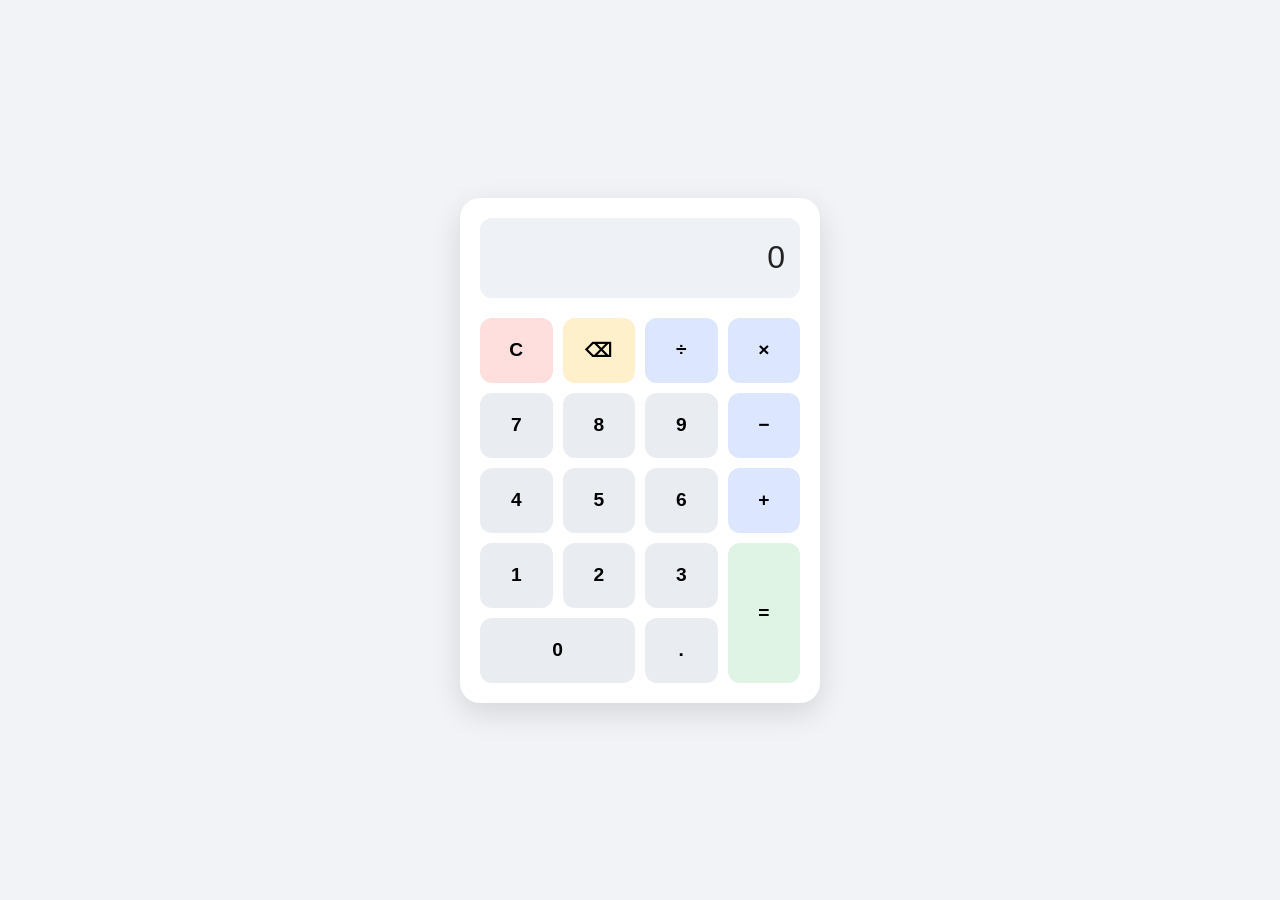
<file: WebDev-L2-Calculator/index.html>
<!DOCTYPE html>
<html lang="en">
<head>
    <meta charset="UTF-8">
    <meta name="viewport" content="width=device-width, initial-scale=1.0">

    <title>Calculator | OIBSIP</title>

    <link rel="stylesheet" href="style.css">
</head>

<body>

    <main class="calculator-container">

        <div class="calculator">

            <!-- Display -->
            <div class="display-container">
                <input
                    type="text"
                    id="display"
                    class="display"
                    value="0"
                    readonly
                    aria-label="Calculator display"
                >
            </div>

            <!-- Buttons -->
            <div class="buttons">

                <button class="btn clear" data-action="clear">C</button>
                <button class="btn backspace" data-action="backspace">⌫</button>
                <button class="btn operator" data-operator="/">÷</button>
                <button class="btn operator" data-operator="*">×</button>

                <button class="btn number" data-number="7">7</button>
                <button class="btn number" data-number="8">8</button>
                <button class="btn number" data-number="9">9</button>
                <button class="btn operator" data-operator="-">−</button>

                <button class="btn number" data-number="4">4</button>
                <button class="btn number" data-number="5">5</button>
                <button class="btn number" data-number="6">6</button>
                <button class="btn operator" data-operator="+">+</button>

                <button class="btn number" data-number="1">1</button>
                <button class="btn number" data-number="2">2</button>
                <button class="btn number" data-number="3">3</button>
                <button class="btn equals" data-action="calculate">=</button>

                <button class="btn number zero" data-number="0">0</button>
                <button class="btn decimal" data-number=".">.</button>

            </div>

        </div>

    </main>

    <script src="script.js"></script>

</body>
</html>
</file>
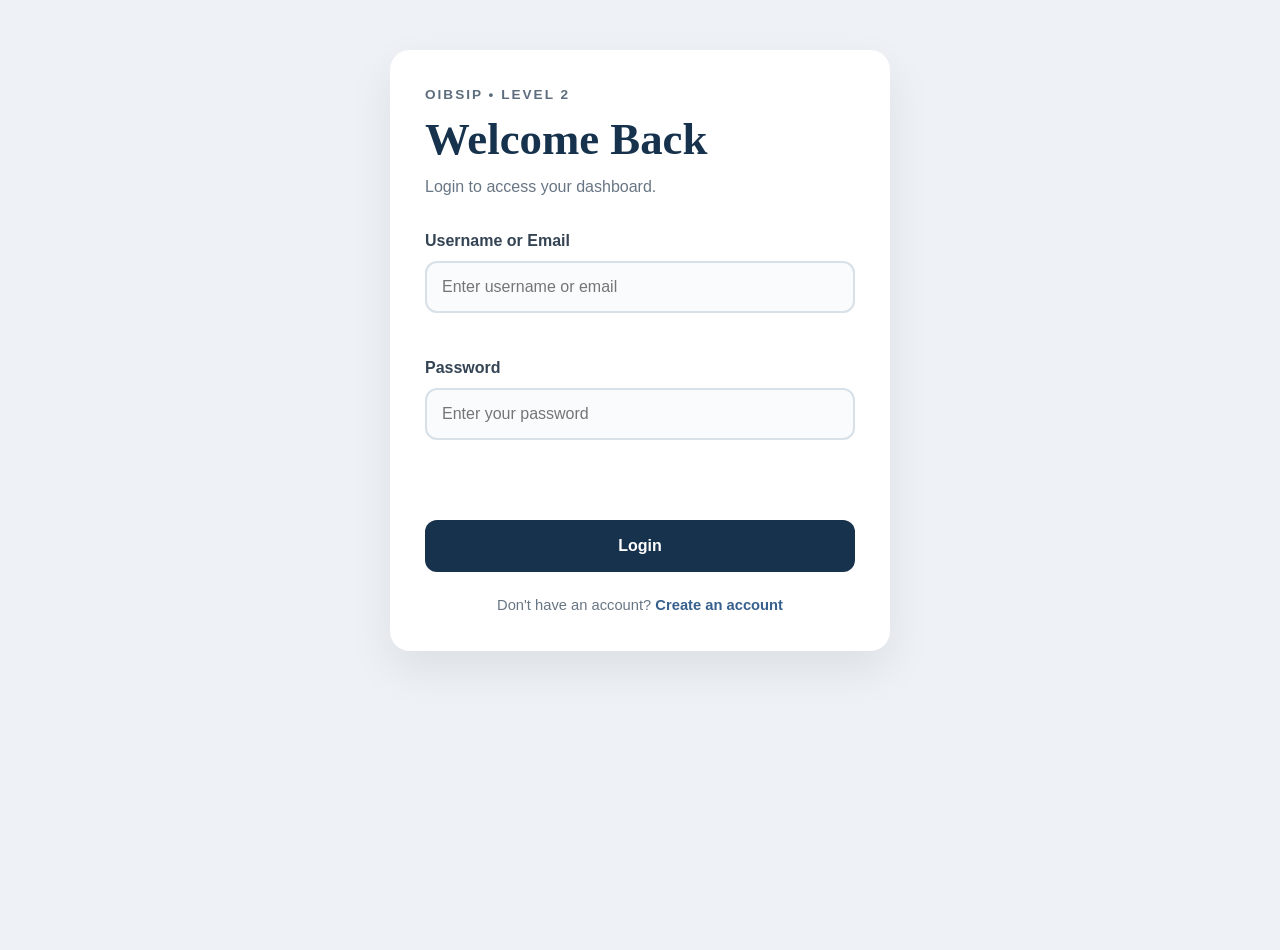
<file: WebDev-L2-LoginAuthentication/index.html>
<!DOCTYPE html>
<html lang="en">
<head>
    <meta charset="UTF-8">
    <meta name="viewport" content="width=device-width, initial-scale=1.0">
    <title>Login | OIBSIP</title>
    <link rel="stylesheet" href="style.css">
</head>
<body>

    <main class="auth-container">
        <section class="auth-card">
            <div class="auth-header">
                <p class="eyebrow">OIBSIP • Level 2</p>
                <h1>Welcome Back</h1>
                <p>Login to access your dashboard.</p>
            </div>

            <form id="loginForm" novalidate>
                <div class="form-group">
                    <label for="loginIdentifier">Username or Email</label>
                    <input
                        type="text"
                        id="loginIdentifier"
                        name="loginIdentifier"
                        placeholder="Enter username or email"
                        autocomplete="username"
                        required
                    >
                    <small class="error-message" id="loginIdentifierError"></small>
                </div>

                <div class="form-group">
                    <label for="loginPassword">Password</label>
                    <input
                        type="password"
                        id="loginPassword"
                        name="loginPassword"
                        placeholder="Enter your password"
                        autocomplete="current-password"
                        required
                    >
                    <small class="error-message" id="loginPasswordError"></small>
                </div>

                <p class="form-message" id="loginMessage"></p>

                <button type="submit" class="primary-btn">
                    Login
                </button>
            </form>

            <p class="switch-page">
                Don't have an account?
                <a href="register.html">Create an account</a>
            </p>
        </section>
    </main>

    <script src="script.js"></script>
</body>
</html>
</file>
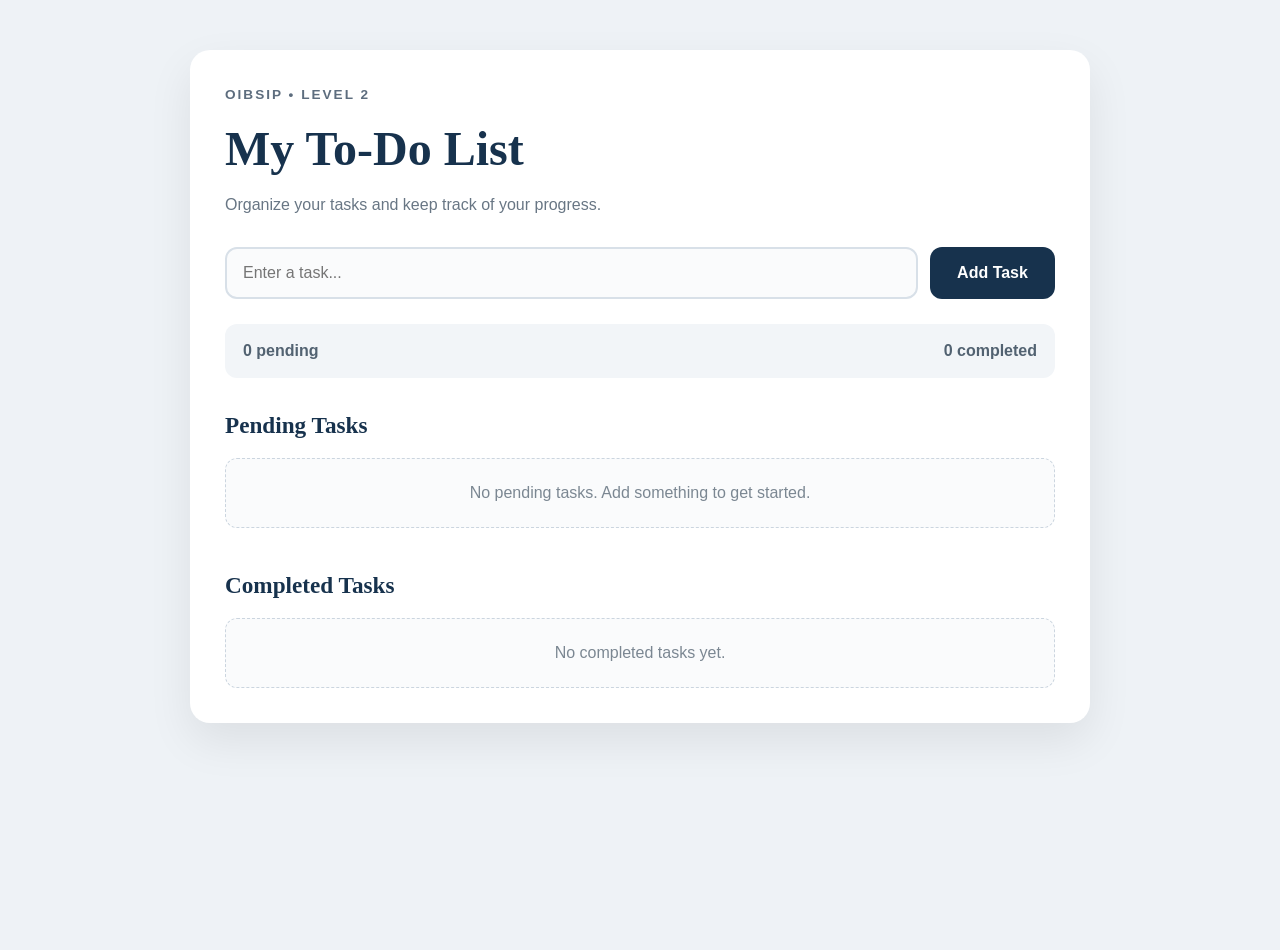
<file: WebDev-L2-ToDoApp/index.html>
<!DOCTYPE html>
<html lang="en">
<head>
    <meta charset="UTF-8">
    <meta name="viewport" content="width=device-width, initial-scale=1.0">
    <title>To-Do App | OIBSIP</title>
    <link rel="stylesheet" href="style.css">
</head>
<body>

    <main class="app-container">
        <section class="todo-app">
            <header class="app-header">
                <p class="eyebrow">OIBSIP • Level 2</p>
                <h1>My To-Do List</h1>
                <p class="subtitle">
                    Organize your tasks and keep track of your progress.
                </p>
            </header>

            <form class="task-form" id="taskForm">
                <input
                    type="text"
                    id="taskInput"
                    placeholder="Enter a task..."
                    autocomplete="off"
                    maxlength="120"
                >
                <button type="submit" class="add-btn">Add Task</button>
            </form>

            <div class="task-summary">
                <span id="pendingCount">0 pending</span>
                <span id="completedCount">0 completed</span>
            </div>

            <section class="task-section">
                <h2>Pending Tasks</h2>
                <div id="pendingTasks" class="task-list">
                    <p class="empty-message" id="pendingEmpty">
                        No pending tasks. Add something to get started.
                    </p>
                </div>
            </section>

            <section class="task-section completed-section">
                <h2>Completed Tasks</h2>
                <div id="completedTasks" class="task-list">
                    <p class="empty-message" id="completedEmpty">
                        No completed tasks yet.
                    </p>
                </div>
            </section>
        </section>
    </main>

    <script src="script.js"></script>
</body>
</html>
</file>
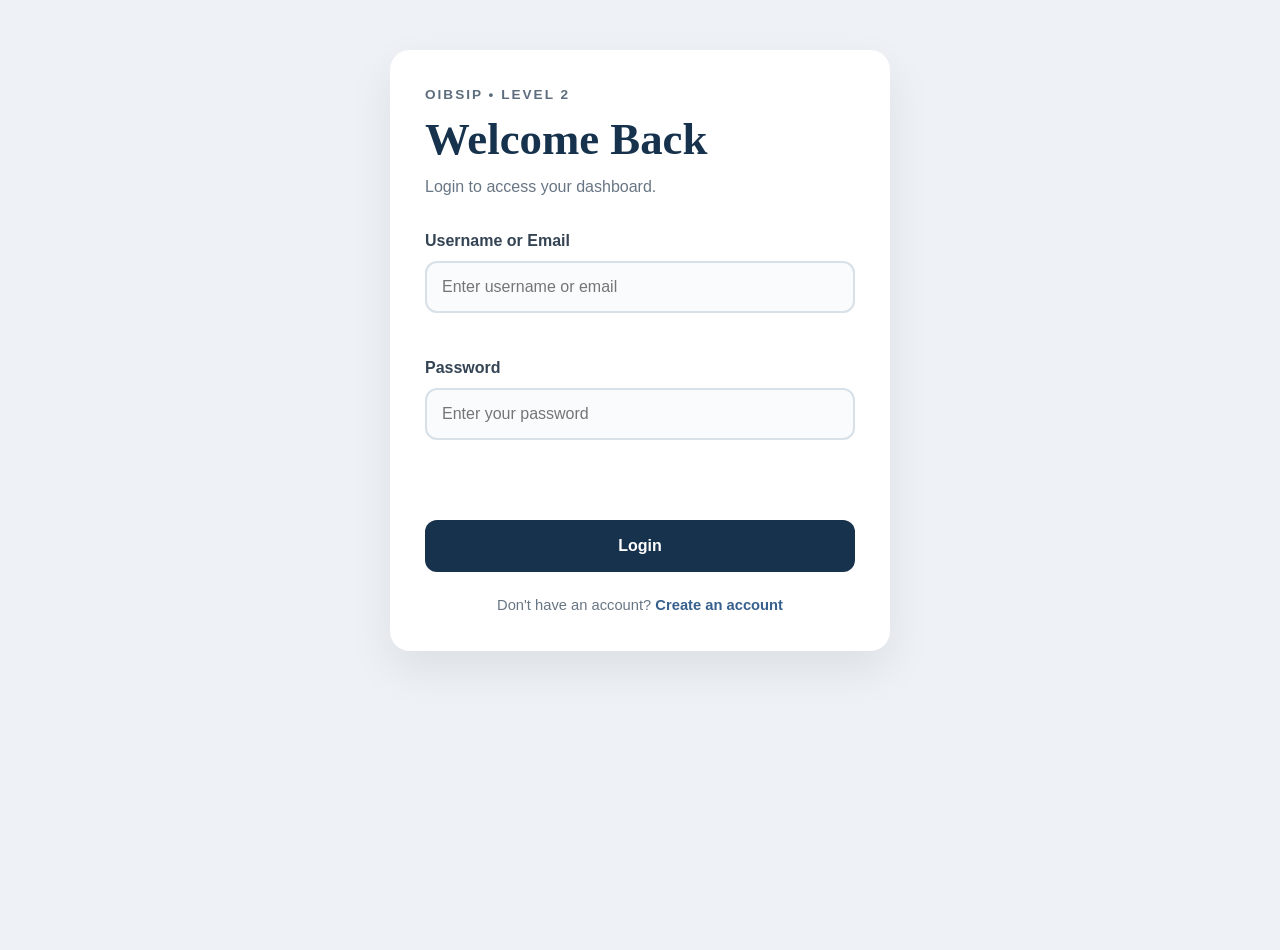
<file: WebDev-L2-LoginAuthentication/dashboard.html>
<!DOCTYPE html>
<html lang="en">
<head>
    <meta charset="UTF-8">
    <meta name="viewport" content="width=device-width, initial-scale=1.0">
    <title>Dashboard | OIBSIP</title>
    <link rel="stylesheet" href="style.css">
</head>
<body>

    <main class="dashboard-container">
        <section class="dashboard-card">
            <div class="dashboard-header">
                <p class="eyebrow">OIBSIP • Level 2</p>
                <h1>Welcome to Your Dashboard</h1>
                <p id="welcomeMessage">
                    You have successfully logged in.
                </p>
            </div>

            <div class="dashboard-content">
                <div class="info-box">
                    <span class="info-label">Username</span>
                    <strong id="dashboardUsername">User</strong>
                </div>

                <div class="info-box">
                    <span class="info-label">Email</span>
                    <strong id="dashboardEmail">user@example.com</strong>
                </div>

                <div class="info-box">
                    <span class="info-label">Account Status</span>
                    <strong>Authenticated</strong>
                </div>
            </div>

            <button type="button" id="logoutBtn" class="logout-btn">
                Logout
            </button>
        </section>
    </main>

    <script src="script.js"></script>
</body>
</html>
</file>
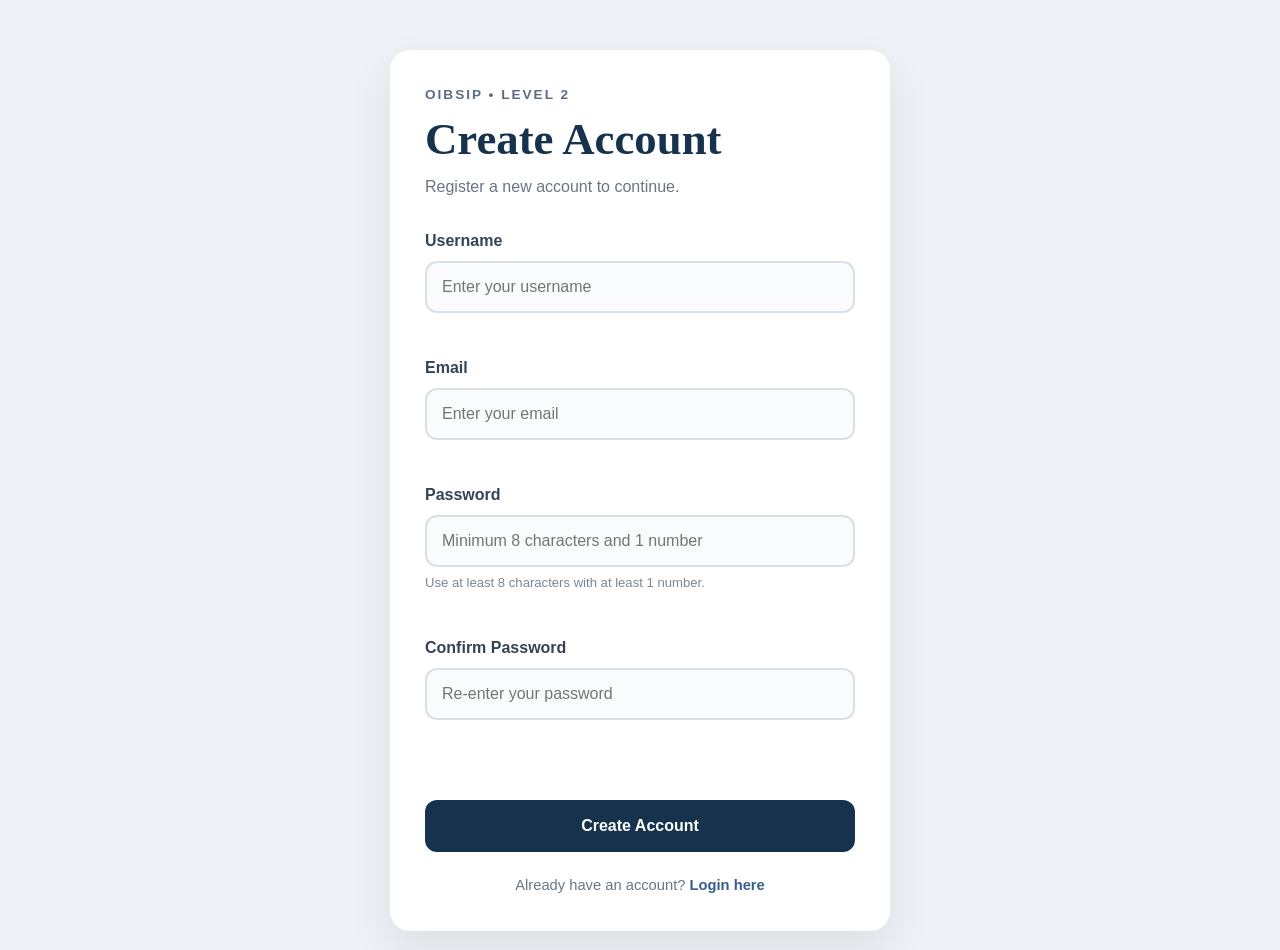
<file: WebDev-L2-LoginAuthentication/register.html>
<!DOCTYPE html>
<html lang="en">
<head>
    <meta charset="UTF-8">
    <meta name="viewport" content="width=device-width, initial-scale=1.0">
    <title>Create Account | OIBSIP</title>
    <link rel="stylesheet" href="style.css">
</head>
<body>

    <main class="auth-container">
        <section class="auth-card">
            <div class="auth-header">
                <p class="eyebrow">OIBSIP • Level 2</p>
                <h1>Create Account</h1>
                <p>Register a new account to continue.</p>
            </div>

            <form id="registerForm" novalidate>

                <div class="form-group">
                    <label for="registerUsername">Username</label>
                    <input
                        type="text"
                        id="registerUsername"
                        name="username"
                        placeholder="Enter your username"
                        autocomplete="username"
                        required
                    >
                    <small class="error-message" id="usernameError"></small>
                </div>

                <div class="form-group">
                    <label for="registerEmail">Email</label>
                    <input
                        type="email"
                        id="registerEmail"
                        name="email"
                        placeholder="Enter your email"
                        autocomplete="email"
                        required
                    >
                    <small class="error-message" id="emailError"></small>
                </div>

                <div class="form-group">
                    <label for="registerPassword">Password</label>
                    <input
                        type="password"
                        id="registerPassword"
                        name="password"
                        placeholder="Minimum 8 characters and 1 number"
                        autocomplete="new-password"
                        required
                    >
                    <small class="password-hint">
                        Use at least 8 characters with at least 1 number.
                    </small>
                    <small class="error-message" id="passwordError"></small>
                </div>

                <div class="form-group">
                    <label for="confirmPassword">Confirm Password</label>
                    <input
                        type="password"
                        id="confirmPassword"
                        name="confirmPassword"
                        placeholder="Re-enter your password"
                        autocomplete="new-password"
                        required
                    >
                    <small class="error-message" id="confirmPasswordError"></small>
                </div>

                <p class="form-message" id="registerMessage"></p>

                <button type="submit" class="primary-btn">
                    Create Account
                </button>
            </form>

            <p class="switch-page">
                Already have an account?
                <a href="index.html">Login here</a>
            </p>
        </section>
    </main>

    <script src="script.js"></script>
</body>
</html>
</file>
<file: WebDev-L2-Calculator/style.css>
/* Global Styles */


* {
    margin: 0;
    padding: 0;
    box-sizing: border-box;
}

body {
    min-height: 100vh;

    display: flex;
    justify-content: center;
    align-items: center;

    font-family: Arial, sans-serif;

    background: #f1f3f6;
}


   /* Calculator Container */


.calculator-container {
    width: 100%;
    padding: 20px;
}

   /* Calculator */


.calculator {
    width: min(100%, 360px);
    margin: auto;
    padding: 20px;

    background: #ffffff;

    border-radius: 20px;

    box-shadow:
        0 10px 30px rgba(0, 0, 0, 0.12);
}

   /* Display */


.display-container {
    margin-bottom: 20px;
}

.display {
    width: 100%;
    height: 80px;

    padding: 15px;

    border: none;
    border-radius: 12px;

    background: #eef1f5;

    font-size: 2rem;
    text-align: right;

    color: #222;

    outline: none;
}


   /* Buttons Grid */


.buttons {
    display: grid;

    grid-template-columns: repeat(4, 1fr);

    gap: 10px;
}

   /* Common Button Style */


.btn {
    height: 65px;

    border: none;
    border-radius: 12px;

    font-size: 1.2rem;
    font-weight: 600;

    cursor: pointer;

    transition:
        transform 0.1s ease,
        opacity 0.2s ease;
}

.btn:hover {
    opacity: 0.85;
}

.btn:active {
    transform: scale(0.96);
}

   /* Number Buttons */


.number,
.decimal {
    background: #e9edf2;
}

   /* Operators */


.operator {
    background: #dce7ff;
}

   /* Clear Button */


.clear {
    background: #ffdede;
}


   /* Backspace */


.backspace {
    background: #fff0cc;
}


   /* Equals */


.equals {
    background: #dff4e4;

    grid-row: span 2;

    height: 140px;
}


   /* Zero Button */


.zero {
    grid-column: span 2;
}


   /* Mobile Responsive */


@media (max-width: 400px) {

    .calculator {
        padding: 15px;
    }

    .display {
        height: 70px;
        font-size: 1.6rem;
    }

    .btn {
        height: 58px;
        font-size: 1.05rem;
    }

    .equals {
        height: 126px;
    }
}
</file>
<file: WebDev-L2-LoginAuthentication/style.css>
* {
    margin: 0;
    padding: 0;
    box-sizing: border-box;
}

body {
    min-height: 100vh;
    font-family: Arial, sans-serif;
    line-height: 1.5;
    color: #222;
    background: #eef2f6;
}

button,
input {
    font: inherit;
}

button {
    cursor: pointer;
}

.auth-container,
.dashboard-container {
    width: min(500px, 92%);
    margin: 50px auto;
}

.auth-card,
.dashboard-card {
    background: #ffffff;
    padding: 35px;
    border-radius: 20px;
    box-shadow: 0 18px 45px rgba(0, 0, 0, 0.08);
}

.auth-header,
.dashboard-header {
    margin-bottom: 30px;
}

.eyebrow {
    margin-bottom: 8px;
    color: #5d6d7e;
    font-size: 0.85rem;
    font-weight: 700;
    letter-spacing: 2px;
    text-transform: uppercase;
}

.auth-header h1,
.dashboard-header h1 {
    margin-bottom: 8px;
    font-family: Georgia, serif;
    font-size: clamp(2rem, 5vw, 2.8rem);
    line-height: 1.2;
    color: #17324d;
}

.auth-header p:last-child,
.dashboard-header p:last-child {
    color: #687684;
}

.form-group {
    margin-bottom: 20px;
}

.form-group label {
    display: block;
    margin-bottom: 8px;
    color: #344454;
    font-weight: 700;
}

.form-group input {
    width: 100%;
    min-height: 52px;
    padding: 0 15px;
    border: 2px solid #d8e0e8;
    border-radius: 12px;
    outline: none;
    background: #fafbfc;
    color: #222;
    transition: border-color 0.2s ease, box-shadow 0.2s ease;
}

.form-group input:focus {
    border-color: #7b9fc5;
    box-shadow: 0 0 0 4px rgba(123, 159, 197, 0.12);
}

.password-hint {
    display: block;
    margin-top: 6px;
    color: #7a8794;
    font-size: 0.82rem;
}

.error-message {
    display: block;
    min-height: 18px;
    margin-top: 5px;
    color: #b33b3b;
    font-size: 0.82rem;
}

.form-message {
    min-height: 22px;
    margin-bottom: 15px;
    font-size: 0.9rem;
    font-weight: 600;
}

.primary-btn,
.logout-btn {
    width: 100%;
    min-height: 52px;
    border: none;
    border-radius: 12px;
    padding: 0 18px;
    font-weight: 700;
    transition: transform 0.1s ease, opacity 0.2s ease;
}

.primary-btn {
    background: #17324d;
    color: #ffffff;
}

.logout-btn {
    margin-top: 25px;
    background: #fde2e2;
    color: #963d3d;
}

.primary-btn:hover,
.logout-btn:hover {
    opacity: 0.9;
}

.primary-btn:active,
.logout-btn:active {
    transform: scale(0.98);
}

.switch-page {
    margin-top: 22px;
    text-align: center;
    color: #687684;
    font-size: 0.92rem;
}

.switch-page a {
    color: #365f8d;
    font-weight: 700;
    text-decoration: none;
}

.switch-page a:hover {
    text-decoration: underline;
}

.dashboard-container {
    width: min(700px, 92%);
}

.dashboard-card {
    padding: 40px;
}

.dashboard-content {
    display: grid;
    gap: 14px;
}

.info-box {
    padding: 18px;
    border: 1px solid #dfe6ed;
    border-radius: 14px;
    background: #f8fafc;
}

.info-label {
    display: block;
    margin-bottom: 5px;
    color: #74818d;
    font-size: 0.82rem;
    font-weight: 700;
    text-transform: uppercase;
    letter-spacing: 1px;
}

.info-box strong {
    color: #17324d;
    word-break: break-word;
}

@media (max-width: 550px) {
    .auth-container,
    .dashboard-container {
        width: min(94%, 700px);
        margin: 25px auto;
    }

    .auth-card,
    .dashboard-card {
        padding: 24px;
        border-radius: 16px;
    }

    .auth-header h1,
    .dashboard-header h1 {
        font-size: 2rem;
    }
}
</file>
<file: WebDev-L2-ToDoApp/style.css>
* {
    margin: 0;
    padding: 0;
    box-sizing: border-box;
}

body {
    min-height: 100vh;
    font-family: Arial, sans-serif;
    line-height: 1.5;
    color: #222;
    background: #eef2f6;
}

button,
input {
    font: inherit;
}

button {
    cursor: pointer;
}

.app-container {
    width: min(900px, 92%);
    margin: 50px auto;
}

.todo-app {
    background: #ffffff;
    border-radius: 20px;
    padding: 35px;
    box-shadow: 0 18px 45px rgba(0, 0, 0, 0.08);
}

.app-header {
    margin-bottom: 30px;
}

.eyebrow {
    margin-bottom: 8px;
    color: #5d6d7e;
    font-size: 0.85rem;
    font-weight: 700;
    letter-spacing: 2px;
    text-transform: uppercase;
}

.app-header h1 {
    margin-bottom: 8px;
    font-family: Georgia, serif;
    font-size: clamp(2rem, 5vw, 3rem);
    color: #17324d;
}

.subtitle {
    color: #687684;
}

.task-form {
    display: flex;
    gap: 12px;
    margin-bottom: 25px;
}

.task-input {
    flex: 1;
}

#taskInput {
    width: 100%;
    min-height: 52px;
    padding: 0 16px;
    border: 2px solid #d8e0e8;
    border-radius: 12px;
    outline: none;
    color: #222;
    background: #fafbfc;
    transition: border-color 0.2s ease, box-shadow 0.2s ease;
}

#taskInput:focus {
    border-color: #7b9fc5;
    box-shadow: 0 0 0 4px rgba(123, 159, 197, 0.12);
}

.add-btn {
    min-width: 125px;
    border: none;
    border-radius: 12px;
    padding: 0 20px;
    background: #17324d;
    color: white;
    font-weight: 700;
    transition: transform 0.1s ease, opacity 0.2s ease;
}

.add-btn:hover {
    opacity: 0.9;
}

.add-btn:active {
    transform: scale(0.97);
}

.task-summary {
    display: flex;
    justify-content: space-between;
    gap: 15px;
    margin-bottom: 30px;
    padding: 15px 18px;
    border-radius: 12px;
    background: #f2f5f8;
    color: #526271;
    font-weight: 700;
}

.task-section {
    margin-top: 25px;
}

.task-section h2 {
    margin-bottom: 15px;
    font-family: Georgia, serif;
    color: #17324d;
    font-size: 1.45rem;
}

.task-list {
    display: flex;
    flex-direction: column;
    gap: 12px;
}

.task-item {
    display: flex;
    align-items: center;
    gap: 12px;
    padding: 15px;
    border: 1px solid #e0e6ec;
    border-radius: 14px;
    background: #fff;
}

.task-content {
    flex: 1;
    min-width: 0;
}

.task-text {
    display: block;
    margin-bottom: 4px;
    word-break: break-word;
    font-weight: 600;
}

.task-time {
    color: #7a8794;
    font-size: 0.82rem;
}

.task-actions {
    display: flex;
    gap: 8px;
    flex-wrap: wrap;
    justify-content: flex-end;
}

.task-actions button {
    border: none;
    border-radius: 9px;
    padding: 8px 11px;
    font-size: 0.85rem;
    font-weight: 700;
}

.complete-btn {
    background: #dff2e4;
    color: #2c6b3c;
}

.edit-btn {
    background: #e4edfb;
    color: #365c8a;
}

.delete-btn {
    background: #fde2e2;
    color: #9a3c3c;
}

.save-btn {
    background: #17324d;
    color: white;
}

.cancel-btn {
    background: #e7ebef;
    color: #4d5a66;
}

.completed-section {
    margin-top: 40px;
}

.completed .task-text {
    color: #78838c;
    text-decoration: line-through;
}

.completed .complete-btn {
    background: #e8ebee;
    color: #66727d;
}

.empty-message {
    padding: 22px;
    border: 1px dashed #cbd5df;
    border-radius: 12px;
    text-align: center;
    color: #7b8792;
    background: #fafbfc;
}

.edit-input {
    width: 100%;
    padding: 10px 12px;
    border: 2px solid #cfd9e3;
    border-radius: 9px;
    outline: none;
}

.edit-input:focus {
    border-color: #7b9fc5;
}

@media (max-width: 650px) {
    .app-container {
        width: min(94%, 900px);
        margin: 25px auto;
    }

    .todo-app {
        padding: 22px;
        border-radius: 16px;
    }

    .task-form {
        flex-direction: column;
    }

    .add-btn {
        min-height: 50px;
    }

    .task-summary {
        flex-direction: column;
    }

    .task-item {
        align-items: flex-start;
        flex-direction: column;
    }

    .task-actions {
        width: 100%;
        justify-content: flex-start;
    }
}
</file>
